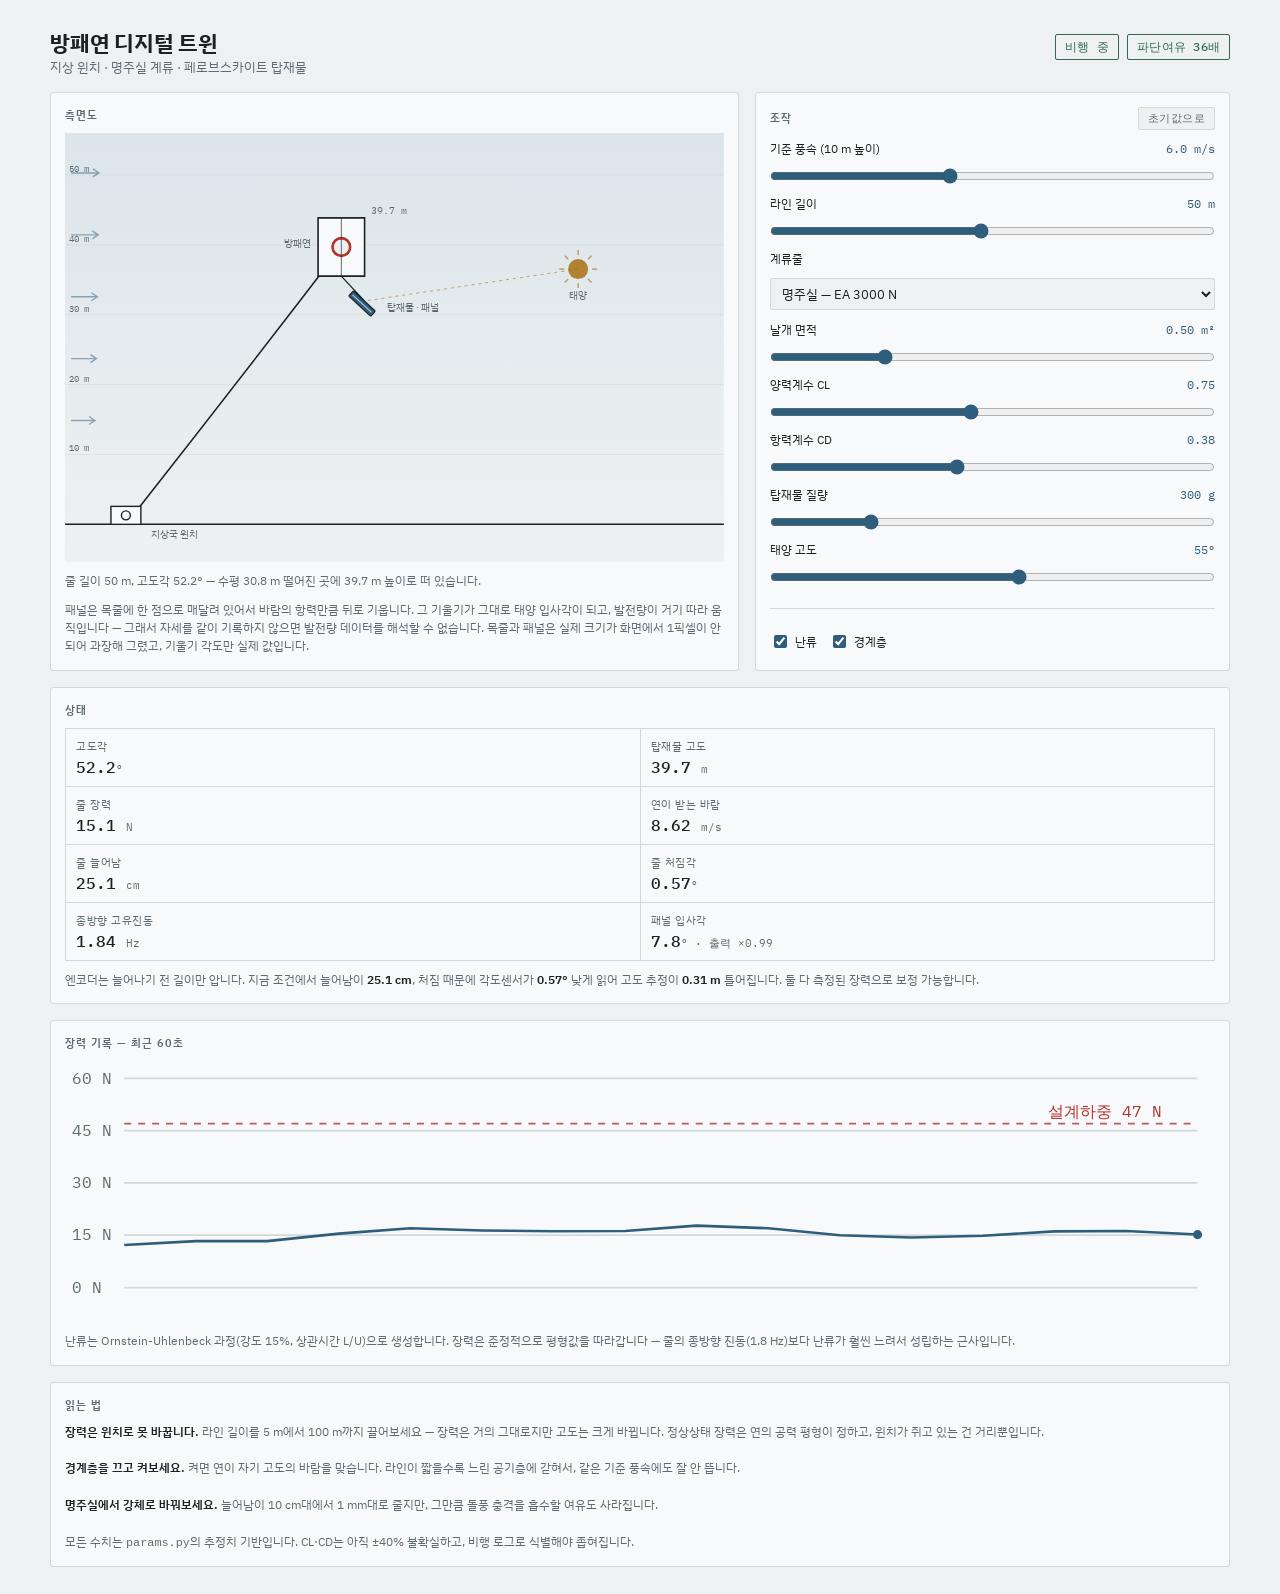
<file: twin-panel.html>
<!doctype html>
<html lang="ko">
<head>
<meta charset="utf-8">
<meta name="viewport" content="width=device-width,initial-scale=1">
<title>방패연 디지털 트윈</title>
<meta name="description" content="바람·라인 길이·연 치수를 바꿔 가며 계류된 방패연의 고도각, 장력, 줄 처짐과 탑재물 발전량을 즉시 보는 시뮬레이터">
<!-- 파비콘: 붉은 타일 + 흰 방패연 + 방구멍. 지상국 모니터(청색)와 한눈에 구분된다. -->
<link rel="icon" type="image/svg+xml" href="data:image/svg+xml,%3Csvg%20xmlns='http://www.w3.org/2000/svg'%20viewBox='0%200%2064%2064'%3E%3Crect%20width='64'%20height='64'%20rx='14'%20fill='%23b4322c'/%3E%3Cpath%20d='M9 8h46l-4 43H13z'%20fill='%23fff'/%3E%3Ccircle%20cx='32'%20cy='29'%20r='10'%20fill='%23b4322c'/%3E%3C/svg%3E">

<link rel="stylesheet" href="https://fonts.googleapis.com/css2?family=IBM+Plex+Mono:wght@400;500;600&family=IBM+Plex+Sans+KR:wght@400;500;600;700&display=swap">

<style>
  /* Layout: instrument panel. Scene left, controls right, tension trace along
     the bottom. Stacks to one column on a phone. */
  :root {
    --paper: #eef0f1;
    --panel: #f8f9fa;
    --ink: #1c2124;
    --ink-soft: #5d6a71;
    --rule: #d2d8db;
    --kite: #b4322c;          /* the red ring on a 방패연 */
    --data: #2f5d7c;
    --warn: #a8700f;
    --ok: #2e6b4f;
    --sky-top: #dce5ea;
    --sky-bottom: #eef1f2;
    --display: "IBM Plex Sans KR", "Malgun Gothic", system-ui, sans-serif;
    --mono: "IBM Plex Mono", ui-monospace, "Consolas", monospace;
  }

  @media (prefers-color-scheme: dark) {
    :root:not([data-theme="light"]) {
      --paper: #15191c;
      --panel: #1d2226;
      --ink: #e6eaec;
      --ink-soft: #94a3ab;
      --rule: #333c42;
      --kite: #e2685f;
      --data: #7fb4d6;
      --warn: #d9a441;
      --ok: #5fb98c;
      --sky-top: #1a2228;
      --sky-bottom: #141a1e;
      color-scheme: dark;
    }
  }

  :root[data-theme="dark"] {
    --paper: #15191c;
    --panel: #1d2226;
    --ink: #e6eaec;
    --ink-soft: #94a3ab;
    --rule: #333c42;
    --kite: #e2685f;
    --data: #7fb4d6;
    --warn: #d9a441;
    --ok: #5fb98c;
    --sky-top: #1a2228;
    --sky-bottom: #141a1e;
    color-scheme: dark;
  }

  body {
    background: var(--paper);
    color: var(--ink);
    font-family: var(--display);
    padding-block: 20px;
    padding-left: 16px;
    padding-right: 16px;
  }

  .wrap { max-width: 1180px; margin: 0 auto; display: grid; gap: 16px; }

  header { display: flex; flex-wrap: wrap; align-items: baseline; gap: 10px 16px; }
  h1 { font-size: 1.35rem; font-weight: 700; margin: 0; letter-spacing: -0.01em; }
  .sub { color: var(--ink-soft); font-size: 0.82rem; margin: 0; }

  .chips { display: flex; gap: 8px; margin-left: auto; flex-wrap: wrap; }
  .chip {
    font-family: var(--mono); font-size: 0.72rem; font-weight: 500;
    padding: 4px 9px; border-radius: 2px; border: 1px solid currentColor;
    letter-spacing: 0.02em;
  }
  .chip.ok { color: var(--ok); }
  .chip.warn { color: var(--warn); }
  .chip.bad { color: var(--kite); }

  .main { display: grid; grid-template-columns: minmax(0, 1.45fr) minmax(260px, 1fr); gap: 16px; }
  @media (max-width: 860px) { .main { grid-template-columns: 1fr; } }

  .card {
    background: var(--panel); border: 1px solid var(--rule);
    border-radius: 3px; padding: 14px; min-width: 0;
  }
  .card h2 {
    font-size: 0.7rem; font-weight: 600; text-transform: uppercase;
    letter-spacing: 0.09em; color: var(--ink-soft); margin: 0 0 10px;
  }
  .card-head { display: flex; align-items: baseline; gap: 10px; margin-bottom: 10px; }
  .card-head h2 { margin: 0; }

  button {
    margin-left: auto; font-family: var(--mono); font-size: 0.7rem;
    letter-spacing: 0.04em; padding: 3px 9px; cursor: pointer;
    color: var(--ink-soft); background: var(--paper);
    border: 1px solid var(--rule); border-radius: 2px;
  }
  button:hover { color: var(--ink); border-color: var(--ink-soft); }
  button:active { background: var(--rule); }

  svg { display: block; width: 100%; height: auto; max-width: 100%; }

  .readouts { display: grid; grid-template-columns: repeat(2, minmax(0, 1fr)); gap: 1px; background: var(--rule); border: 1px solid var(--rule); }
  .ro { background: var(--panel); padding: 9px 10px; min-width: 0; }
  .ro .k { font-size: 0.66rem; color: var(--ink-soft); letter-spacing: 0.05em; text-transform: uppercase; }
  .ro .v { font-family: var(--mono); font-size: 1.02rem; font-weight: 500; font-variant-numeric: tabular-nums; margin-top: 2px; }
  .ro .v small { font-size: 0.7rem; color: var(--ink-soft); font-weight: 400; }
  .ro.alert .v { color: var(--kite); }

  .ctl { display: grid; gap: 11px; }
  .row { display: grid; grid-template-columns: 1fr auto; align-items: baseline; gap: 6px; }
  .row label { font-size: 0.78rem; }
  .row output { font-family: var(--mono); font-size: 0.78rem; font-variant-numeric: tabular-nums; color: var(--data); }
  input[type=range] { width: 100%; accent-color: var(--data); margin: 0; }
  select {
    width: 100%; font-family: var(--display); font-size: 0.8rem; padding: 5px 7px;
    background: var(--paper); color: var(--ink); border: 1px solid var(--rule); border-radius: 2px;
  }
  .toggles { display: flex; flex-wrap: wrap; gap: 12px; }
  .toggles label { font-size: 0.78rem; display: flex; align-items: center; gap: 5px; }
  input[type=checkbox] { accent-color: var(--data); }

  .note { font-size: 0.74rem; color: var(--ink-soft); line-height: 1.55; margin: 10px 0 0; }
  .note b { color: var(--ink); font-weight: 600; }

  hr { border: 0; border-top: 1px solid var(--rule); margin: 12px 0; }

  :is(input, select, button):focus-visible { outline: 2px solid var(--data); outline-offset: 2px; }

  @media (prefers-reduced-motion: reduce) { * { transition: none !important; } }
</style>
</head>
<body>

<div class="wrap">
  <header>
    <div>
      <h1>방패연 디지털 트윈</h1>
      <p class="sub">지상 윈치 · 명주실 계류 · 페로브스카이트 탑재물</p>
    </div>
    <div class="chips">
      <span class="chip" id="chipFly">—</span>
      <span class="chip" id="chipLoad">—</span>
    </div>
  </header>

  <div class="main">
    <div class="card">
      <h2>측면도</h2>
      <svg id="scene" viewBox="0 0 660 430" role="img" aria-label="연, 계류줄, 탑재물의 측면 모식도">
        <defs>
          <linearGradient id="sky" x1="0" y1="0" x2="0" y2="1">
            <stop offset="0%" stop-color="var(--sky-top)"/>
            <stop offset="100%" stop-color="var(--sky-bottom)"/>
          </linearGradient>
        </defs>
        <rect x="0" y="0" width="660" height="430" fill="url(#sky)"/>
        <g id="grid" stroke="var(--rule)" stroke-width="1" opacity="0.55"></g>
        <g id="gridLabels" fill="var(--ink-soft)" font-size="9" font-family="IBM Plex Mono, monospace"></g>
        <g id="windArrows" stroke="var(--data)" stroke-width="1.4" opacity="0.5" fill="none"></g>
        <g id="sunGroup">
          <circle id="sunDisc" r="10" fill="var(--warn)" opacity="0.85"/>
          <g id="sunRays" stroke="var(--warn)" stroke-width="1.3" opacity="0.7"></g>
        </g>
        <line id="sunRay" stroke="var(--warn)" stroke-width="1" stroke-dasharray="3 4" opacity="0.6"/>
        <line x1="0" y1="392" x2="660" y2="392" stroke="var(--ink)" stroke-width="1.5"/>
        <path id="tetherPath" fill="none" stroke="var(--ink)" stroke-width="1.6"/>
        <rect id="winch" x="46" y="374" width="30" height="18" fill="var(--panel)" stroke="var(--ink)" stroke-width="1.4"/>
        <circle id="winchHub" cx="61" cy="383" r="4.5" fill="none" stroke="var(--ink)" stroke-width="1.4"/>
        <g id="kite">
          <polygon id="kiteBody" fill="var(--panel)" stroke="var(--ink)" stroke-width="1.6"/>
          <circle id="kiteVent" fill="var(--paper)" stroke="var(--kite)" stroke-width="2.6"/>
          <line id="kiteSpine" stroke="var(--ink)" stroke-width="1" opacity="0.65"/>
        </g>
        <line id="drop" stroke="var(--ink)" stroke-width="1.2"/>
        <g id="panelGroup">
          <rect id="panel" fill="var(--data)" stroke="var(--ink)" stroke-width="1.2" rx="1"/>
          <line id="panelRib" stroke="var(--panel)" stroke-width="1" opacity="0.7"/>
        </g>
        <text id="altTag" fill="var(--ink-soft)" font-size="10" font-family="IBM Plex Mono, monospace"></text>
        <g id="tags" fill="var(--ink-soft)" font-size="10" font-family="IBM Plex Sans KR, sans-serif"></g>
      </svg>
      <p class="note" id="sceneNote"></p>
      <p class="note">패널은 목줄에 한 점으로 매달려 있어서 바람의 항력만큼 뒤로 기웁니다. 그 기울기가 그대로 태양 입사각이 되고, 발전량이 거기 따라 움직입니다 — 그래서 자세를 같이 기록하지 않으면 발전량 데이터를 해석할 수 없습니다. 목줄과 패널은 실제 크기가 화면에서 1픽셀이 안 되어 과장해 그렸고, 기울기 각도만 실제 값입니다.</p>
    </div>

    <div class="card">
      <div class="card-head">
        <h2>조작</h2>
        <button type="button" id="reset">초기값으로</button>
      </div>
      <div class="ctl">
        <div class="row"><label for="wind">기준 풍속 (10 m 높이)</label><output id="windOut"></output></div>
        <input type="range" id="wind" min="2" max="12" step="0.1" value="6">

        <div class="row"><label for="length">라인 길이</label><output id="lengthOut"></output></div>
        <input type="range" id="length" min="5" max="100" step="1" value="50">

        <div class="row"><label for="tether">계류줄</label></div>
        <select id="tether">
          <option value="silk" selected>명주실 — EA 3000 N</option>
          <option value="dyneema">다이니마 — EA 15000 N</option>
          <option value="rigid">강체 근사 — EA 150000 N</option>
        </select>

        <div class="row"><label for="area">날개 면적</label><output id="areaOut"></output></div>
        <input type="range" id="area" min="0.2" max="1.4" step="0.01" value="0.5">

        <div class="row"><label for="cl">양력계수 CL</label><output id="clOut"></output></div>
        <input type="range" id="cl" min="0.3" max="1.3" step="0.01" value="0.75">

        <div class="row"><label for="cd">항력계수 CD</label><output id="cdOut"></output></div>
        <input type="range" id="cd" min="0.15" max="0.7" step="0.01" value="0.38">

        <div class="row"><label for="payload">탑재물 질량</label><output id="payloadOut"></output></div>
        <input type="range" id="payload" min="0.05" max="1.2" step="0.01" value="0.30">

        <div class="row"><label for="sun">태양 고도</label><output id="sunOut"></output></div>
        <input type="range" id="sun" min="10" max="90" step="1" value="55">

        <hr>
        <div class="toggles">
          <label><input type="checkbox" id="turb" checked> 난류</label>
          <label><input type="checkbox" id="shear" checked> 경계층</label>
        </div>
      </div>
    </div>
  </div>

  <div class="card">
    <h2>상태</h2>
    <div class="readouts">
      <div class="ro"><div class="k">고도각</div><div class="v" id="roElev">—</div></div>
      <div class="ro"><div class="k">탑재물 고도</div><div class="v" id="roAlt">—</div></div>
      <div class="ro"><div class="k">줄 장력</div><div class="v" id="roTension">—</div></div>
      <div class="ro"><div class="k">연이 받는 바람</div><div class="v" id="roWind">—</div></div>
      <div class="ro"><div class="k">줄 늘어남</div><div class="v" id="roStretch">—</div></div>
      <div class="ro"><div class="k">줄 처짐각</div><div class="v" id="roSag">—</div></div>
      <div class="ro"><div class="k">종방향 고유진동</div><div class="v" id="roFreq">—</div></div>
      <div class="ro"><div class="k">패널 입사각</div><div class="v" id="roInc">—</div></div>
    </div>
    <p class="note" id="estNote"></p>
  </div>

  <div class="card">
    <h2>장력 기록 — 최근 60초</h2>
    <svg id="trace" viewBox="0 0 660 150" role="img" aria-label="시간에 따른 줄 장력 그래프">
      <g id="traceGrid" stroke="var(--rule)" stroke-width="1"></g>
      <g id="traceLabels" fill="var(--ink-soft)" font-size="9" font-family="IBM Plex Mono, monospace"></g>
      <line id="designLine" stroke="var(--kite)" stroke-width="1" stroke-dasharray="4 4" opacity="0.8"/>
      <text id="designLabel" fill="var(--kite)" font-size="9" font-family="IBM Plex Mono, monospace">설계하중 47 N</text>
      <path id="tracePath" fill="none" stroke="var(--data)" stroke-width="1.5"/>
      <circle id="traceHead" r="2.6" fill="var(--data)"/>
    </svg>
    <p class="note">난류는 Ornstein-Uhlenbeck 과정(강도 15%, 상관시간 L/U)으로 생성합니다. 장력은 준정적으로 평형값을 따라갑니다 — 줄의 종방향 진동(1.8 Hz)보다 난류가 훨씬 느려서 성립하는 근사입니다.</p>
  </div>

  <div class="card">
    <h2>읽는 법</h2>
    <p class="note">
      <b>장력은 윈치로 못 바꿉니다.</b> 라인 길이를 5 m에서 100 m까지 끌어보세요 — 장력은 거의 그대로지만 고도는 크게 바뀝니다. 정상상태 장력은 연의 공력 평형이 정하고, 윈치가 쥐고 있는 건 거리뿐입니다.<br><br>
      <b>경계층을 끄고 켜보세요.</b> 켜면 연이 자기 고도의 바람을 맞습니다. 라인이 짧을수록 느린 공기층에 갇혀서, 같은 기준 풍속에도 잘 안 뜹니다.<br><br>
      <b>명주실에서 강체로 바꿔보세요.</b> 늘어남이 10 cm대에서 1 mm대로 줄지만, 그만큼 돌풍 충격을 흡수할 여유도 사라집니다.<br><br>
      모든 수치는 <code>params.py</code>의 추정치 기반입니다. CL·CD는 아직 ±40% 불확실하고, 비행 로그로 식별해야 좁혀집니다.
    </p>
  </div>
</div>

<script>
(function () {
  "use strict";

  var RHO = 1.225, G = 9.81, CD_CYL = 1.1;
  var TETHERS = {
    silk:    { EA: 3000,   perM: 0.0010, dia: 0.0010, brk: 540, name: "명주실" },
    dyneema: { EA: 15000,  perM: 0.0006, dia: 0.0008, brk: 540, name: "다이니마" },
    rigid:   { EA: 150000, perM: 0.0010, dia: 0.0010, brk: 540, name: "강체 근사" }
  };
  var CANOPY = 0.15, SUSPENSION = 0.5, PANEL_AREA = 0.05, PANEL_CD = 1.2;
  var DESIGN_LOAD = 47;
  var REF_HEIGHT = 10, ALPHA = 0.20, Z_MIN = 0.5;

  var $ = function (id) { return document.getElementById(id); };

  function windAt(height, reference, useShear) {
    if (!useShear) return reference;
    return reference * Math.pow(Math.max(height, Z_MIN) / REF_HEIGHT, ALPHA);
  }

  // Force balance: T*rhat = aero + line load + gravity. The line load depends
  // on the direction we are solving for, so iterate; it converges in a few
  // passes because that term is small.
  function equilibrium(s, tether, speed, length) {
    var mass = CANOPY + s.payload;
    var q = 0.5 * RHO * speed * speed * s.area;
    var theta = Math.atan2(q * s.cl - mass * G, q * s.cd);
    var T = Math.hypot(q * s.cd, q * s.cl - mass * G);

    for (var i = 0; i < 24; i++) {
      var c = Math.cos(theta), sn = Math.sin(theta);
      var normal = speed * Math.abs(sn);
      var drag = 0.25 * RHO * normal * normal * tether.dia * length * CD_CYL;
      var lx = drag * sn;
      var lz = -drag * c - 0.5 * tether.perM * length * G;
      var nx = q * s.cd + lx;
      var nz = q * s.cl - mass * G + lz;
      var nt = Math.hypot(nx, nz);
      if (nt < 1e-9) break;
      theta = Math.atan2(nz, nx);
      T = nt;
    }

    var radius = length * (1 + T / tether.EA);
    return {
      theta: theta, tension: T, radius: radius,
      altitude: radius * Math.sin(theta),
      stretch: radius - length,
      sag: T > 1e-9 ? 0.5 * tether.perM * length * G * Math.cos(theta) / T : 0,
      freq: Math.sqrt((tether.EA / length) / mass) / (2 * Math.PI),
      flying: theta > 0
    };
  }

  // Altitude and wind set each other inside the boundary layer, so settle both.
  function solve(s, tether, reference, length, useShear) {
    var speed = reference, eq = null;
    for (var i = 0; i < 40; i++) {
      eq = equilibrium(s, tether, speed, length);
      if (!eq.flying) return { eq: eq, speed: speed };
      var next = windAt(eq.altitude, reference, useShear);
      if (Math.abs(next - speed) < 1e-6) { speed = next; break; }
      speed = speed + 0.5 * (next - speed);
    }
    return { eq: eq, speed: speed };
  }

  function hangAngle(s, speed) {
    var drag = 0.5 * RHO * speed * speed * PANEL_AREA * PANEL_CD;
    return Math.atan2(drag, s.payload * G);
  }

  // The physics is cheap; rebuilding SVG markup is not. Run the model at a
  // fixed 20 Hz instead of once per frame, sample the trace at 5 Hz so the
  // 60-second window really holds 60 seconds, and rebuild the static scenery
  // only when the inputs it depends on change.
  var SIM_HZ = 20, SAMPLE_HZ = 5, TRACE_SECONDS = 60;
  var TRACE_POINTS = SAMPLE_HZ * TRACE_SECONDS;

  var state = {
    u: 0, tau: 10, history: [], last: performance.now(),
    acc: 0, sampleAcc: 0, gridKey: "", arrowKey: "", traceKey: ""
  };

  function readControls() {
    return {
      reference: +$("wind").value,
      length: +$("length").value,
      tetherKey: $("tether").value,
      area: +$("area").value,
      cl: +$("cl").value,
      cd: +$("cd").value,
      payload: +$("payload").value,
      sun: +$("sun").value,
      turb: $("turb").checked,
      shear: $("shear").checked
    };
  }

  function fmt(v, d) { return (Math.round(v * Math.pow(10, d)) / Math.pow(10, d)).toFixed(d); }

  function drawScene(s, tether, r, speed, hang) {
    var groundY = 392, anchorX = 61;
    // Scale so the whole line fits whichever way it points. Taking only the
    // horizontal span let a high elevation angle push the kite off the top.
    // Fixed to the line length rather than the current angle, so the view does
    // not rescale every time the kite moves.
    var scale = Math.min(560, groundY - 42) / Math.max(s.length, 1);

    var kx = anchorX + r.radius * Math.cos(r.theta) * scale;
    var ky = groundY - r.radius * Math.sin(r.theta) * scale;
    if (!r.flying) { kx = anchorX + r.radius * scale * 0.96; ky = groundY - 6; }

    // Height grid, one line per 10 m, only while they fit on screen. Rebuilt
    // only when the scale changes -- this is markup parsing, not arithmetic.
    var stepM = s.length > 60 ? 20 : 10;
    var gridKey = s.length + "/" + stepM;
    if (gridKey !== state.gridKey) {
      state.gridKey = gridKey;
      var grid = "", labels = "";
      for (var h = stepM; h * scale < groundY - 18; h += stepM) {
        var y = groundY - h * scale;
        grid += '<line x1="0" y1="' + y + '" x2="660" y2="' + y + '"/>';
        labels += '<text x="4" y="' + (y - 3) + '">' + h + ' m</text>';
      }
      $("grid").innerHTML = grid;
      $("gridLabels").innerHTML = labels;
    }

    // Arrows show the mean profile, so they follow the control and not the
    // gust; that keeps them still enough to read.
    var arrowKey = s.reference + "/" + s.length + "/" + (s.shear ? 1 : 0);
    if (arrowKey !== state.arrowKey) {
      state.arrowKey = arrowKey;
      var arrows = "";
      for (var a = 0; a < 5; a++) {
        var ay = 40 + a * 62;
        var h2 = (groundY - ay) / scale;
        var len = 10 + 26 * Math.min(windAt(h2, s.reference, s.shear) / 12, 1);
        arrows += '<path d="M6 ' + ay + ' h' + len + ' m-6 -4 l6 4 l-6 4"/>';
      }
      $("windArrows").innerHTML = arrows;
    }

    // Tether drawn as a parabola whose mid-span sag matches the sag angle.
    var mx = (anchorX + kx) / 2, my = (groundY + ky) / 2;
    var sagPx = r.sag * r.radius * scale / 4;
    $("tetherPath").setAttribute("d", "M" + anchorX + " " + groundY + " Q" + mx + " " + (my + 2 * sagPx) + " " + kx + " " + ky);

    var kw = Math.max(26, Math.min(60, Math.sqrt(s.area) * 66));
    var kh = kw * 1.25;
    var pts = [
      [kx - kw / 2, ky - kh / 2], [kx + kw / 2, ky - kh / 2],
      [kx + kw / 2, ky + kh / 2], [kx - kw / 2, ky + kh / 2]
    ].map(function (p) { return p[0].toFixed(1) + "," + p[1].toFixed(1); }).join(" ");
    $("kiteBody").setAttribute("points", pts);
    $("kiteVent").setAttribute("cx", kx);
    $("kiteVent").setAttribute("cy", ky);
    $("kiteVent").setAttribute("r", kw * 0.19);
    $("kiteSpine").setAttribute("x1", kx); $("kiteSpine").setAttribute("y1", ky - kh / 2);
    $("kiteSpine").setAttribute("x2", kx); $("kiteSpine").setAttribute("y2", ky + kh / 2);

    // Suspension drawn at a fixed length so the hang angle stays readable; the
    // real drop is 0.5 m, far below one pixel at this scale.
    var dropPx = 34, panelW = 30, panelH = 7;
    var px = kx + dropPx * Math.sin(hang), py = ky + kh / 2 + dropPx * Math.cos(hang);
    var spin = "rotate(" + (hang * 180 / Math.PI).toFixed(1) + " " + px + " " + py + ")";
    $("drop").setAttribute("x1", kx); $("drop").setAttribute("y1", ky + kh / 2);
    $("drop").setAttribute("x2", px); $("drop").setAttribute("y2", py);
    $("panel").setAttribute("x", px - panelW / 2); $("panel").setAttribute("y", py);
    $("panel").setAttribute("width", panelW); $("panel").setAttribute("height", panelH);
    $("panelRib").setAttribute("x1", px - panelW / 2 + 2); $("panelRib").setAttribute("y1", py + panelH / 2);
    $("panelRib").setAttribute("x2", px + panelW / 2 - 2); $("panelRib").setAttribute("y2", py + panelH / 2);
    $("panelGroup").setAttribute("transform", spin);
    $("panel").removeAttribute("transform");

    var sunAng = s.sun * Math.PI / 180;
    var sx = 600 - 150 * Math.cos(sunAng), sy = groundY - 300 * Math.sin(sunAng) - 10;
    $("sunGroup").setAttribute("transform", "translate(" + sx.toFixed(1) + " " + sy.toFixed(1) + ")");
    if (!$("sunRays").firstChild) {
      var rays = "";
      for (var q = 0; q < 8; q++) {
        var ang = q * Math.PI / 4;
        rays += '<line x1="' + (14 * Math.cos(ang)).toFixed(1) + '" y1="' + (14 * Math.sin(ang)).toFixed(1) +
                '" x2="' + (19 * Math.cos(ang)).toFixed(1) + '" y2="' + (19 * Math.sin(ang)).toFixed(1) + '"/>';
      }
      $("sunRays").innerHTML = rays;
    }
    $("sunRay").setAttribute("x1", sx); $("sunRay").setAttribute("y1", sy);
    $("sunRay").setAttribute("x2", px); $("sunRay").setAttribute("y2", py);

    $("altTag").setAttribute("x", Math.min(kx + kw / 2 + 6, 596));
    $("altTag").setAttribute("y", ky - kh / 2 - 4);
    $("altTag").textContent = r.flying ? fmt(r.altitude, 1) + " m" : "";

    // Label the parts. A schematic nobody can read is just decoration.
    var tags = [
      [86, groundY + 14, "지상국 윈치", "start"],
      [kx - kw / 2 - 7, ky, "방패연", "end"],
      [px + panelW / 2 + 8, py + 10, "탑재물 · 패널", "start"],
      [sx, sy + 30, "태양", "middle"]
    ];
    $("tags").innerHTML = tags.map(function (t) {
      return '<text x="' + t[0].toFixed(1) + '" y="' + t[1].toFixed(1) +
             '" text-anchor="' + t[3] + '">' + t[2] + '</text>';
    }).join("");

    $("sceneNote").textContent = r.flying
      ? "줄 길이 " + s.length + " m, 고도각 " + fmt(r.theta * 180 / Math.PI, 1) + "° — 수평 " + fmt(r.radius * Math.cos(r.theta), 1) + " m 떨어진 곳에 " + fmt(r.altitude, 1) + " m 높이로 떠 있습니다."
      : "양력이 무게를 못 이깁니다. 바람을 올리거나 면적을 키우거나 탑재물을 줄이세요.";
  }

  function drawTrace() {
    var pts = state.history;
    var W = 660, H = 150, left = 34, right = 10, top = 10, bottom = 20;
    var peak = DESIGN_LOAD * 1.15;
    for (var i = 0; i < pts.length; i++) peak = Math.max(peak, pts[i] * 1.1);
    // Quantised so the axis holds still and its markup is rebuilt rarely.
    var maxT = Math.ceil(peak / 10) * 10;

    if (maxT !== state.traceKey) {
      state.traceKey = maxT;
      var grid = "", labels = "";
      for (var k = 0; k <= 4; k++) {
        var val = maxT * k / 4;
        var y = H - bottom - (H - top - bottom) * (k / 4);
        grid += '<line x1="' + left + '" y1="' + y + '" x2="' + (W - right) + '" y2="' + y + '"/>';
        labels += '<text x="4" y="' + (y + 3) + '">' + fmt(val, 0) + ' N</text>';
      }
      $("traceGrid").innerHTML = grid;
      $("traceLabels").innerHTML = labels;

      var dy = H - bottom - (H - top - bottom) * (DESIGN_LOAD / maxT);
      $("designLine").setAttribute("x1", left); $("designLine").setAttribute("y1", dy);
      $("designLine").setAttribute("x2", W - right); $("designLine").setAttribute("y2", dy);
      $("designLabel").setAttribute("x", W - right - 86);
      $("designLabel").setAttribute("y", dy - 4);
    }

    var d = "", n = pts.length, span = W - left - right;
    for (var j = 0; j < n; j++) {
      var x = left + span * (j / Math.max(n - 1, 1));
      var y2 = H - bottom - (H - top - bottom) * Math.min(pts[j] / maxT, 1);
      d += (j ? "L" : "M") + x.toFixed(1) + " " + y2.toFixed(1);
    }
    $("tracePath").setAttribute("d", d);
    if (n) {
      $("traceHead").setAttribute("cx", left + span);
      $("traceHead").setAttribute("cy", H - bottom - (H - top - bottom) * Math.min(pts[n - 1] / maxT, 1));
      $("traceHead").setAttribute("opacity", "1");
    } else {
      $("traceHead").setAttribute("opacity", "0");
    }
  }

  function render(dt) {
    var s = readControls();
    var tether = TETHERS[s.tetherKey];

    $("windOut").textContent = fmt(s.reference, 1) + " m/s";
    $("lengthOut").textContent = s.length + " m";
    $("areaOut").textContent = fmt(s.area, 2) + " m²";
    $("clOut").textContent = fmt(s.cl, 2);
    $("cdOut").textContent = fmt(s.cd, 2);
    $("payloadOut").textContent = fmt(s.payload * 1000, 0) + " g";
    $("sunOut").textContent = s.sun + "°";

    // Ornstein-Uhlenbeck gust: right variance, right timescale.
    if (s.turb && dt > 0) {
      state.tau = 60 / Math.max(s.reference, 1);
      var decay = Math.exp(-dt / state.tau);
      var sigma = 0.15 * Math.sqrt(1 - decay * decay);
      state.u = state.u * decay + sigma * gaussian();
    } else if (!s.turb) {
      state.u = 0;
    }
    var reference = s.reference * (1 + state.u);

    var out = solve(s, tether, reference, s.length, s.shear);
    var r = out.eq, speed = out.speed;
    var hang = hangAngle(s, speed);

    drawScene(s, tether, r, speed, hang);

    $("roElev").innerHTML = r.flying ? fmt(r.theta * 180 / Math.PI, 1) + "<small>°</small>" : "—";
    $("roAlt").innerHTML = r.flying ? fmt(r.altitude, 1) + " <small>m</small>" : "—";
    $("roTension").innerHTML = r.flying ? fmt(r.tension, 1) + " <small>N</small>" : "—";
    $("roWind").innerHTML = fmt(speed, 2) + " <small>m/s</small>";
    $("roStretch").innerHTML = r.flying ? fmt(r.stretch * 100, 1) + " <small>cm</small>" : "—";
    $("roSag").innerHTML = r.flying ? fmt(r.sag * 180 / Math.PI, 2) + "<small>°</small>" : "—";
    $("roFreq").innerHTML = fmt(r.freq, 2) + " <small>Hz</small>";

    var panelTilt = hang;
    var sunFromVertical = (90 - s.sun) * Math.PI / 180;
    var incidence = Math.abs(panelTilt - sunFromVertical);
    var factor = Math.max(Math.cos(incidence), 0);
    $("roInc").innerHTML = fmt(incidence * 180 / Math.PI, 1) + "<small>° · 출력 ×" + fmt(factor, 2) + "</small>";

    $("roTension").parentElement.classList.toggle("alert", r.tension > DESIGN_LOAD);

    var chipFly = $("chipFly"), chipLoad = $("chipLoad");
    chipFly.textContent = r.flying ? "비행 중" : "이륙 불가";
    chipFly.className = "chip " + (r.flying ? "ok" : "bad");
    var margin = tether.brk / Math.max(r.tension, 0.01);
    chipLoad.textContent = "파단여유 " + fmt(margin, 0) + "배";
    chipLoad.className = "chip " + (margin < 5 ? "bad" : margin < 10 ? "warn" : "ok");

    var sagErr = r.radius * Math.cos(r.theta) * r.sag;
    $("estNote").innerHTML = r.flying
      ? "엔코더는 늘어나기 전 길이만 압니다. 지금 조건에서 늘어남이 <b>" + fmt(r.stretch * 100, 1) + " cm</b>, 처짐 때문에 각도센서가 <b>" + fmt(r.sag * 180 / Math.PI, 2) + "°</b> 낮게 읽어 고도 추정이 <b>" + fmt(sagErr, 2) + " m</b> 틀어집니다. 둘 다 측정된 장력으로 보정 가능합니다."
      : "평형해가 지평선 아래입니다. 이 조합에서는 연이 뜨지 않습니다.";

    state.sampleAcc += dt;
    if (r.flying && state.sampleAcc >= 1 / SAMPLE_HZ) {
      state.sampleAcc = 0;
      state.history.push(r.tension);
      if (state.history.length > TRACE_POINTS) state.history.shift();
    }
    drawTrace();
  }

  var spare = null;
  function gaussian() {
    if (spare !== null) { var v = spare; spare = null; return v; }
    var u1 = Math.random() || 1e-9, u2 = Math.random();
    var mag = Math.sqrt(-2 * Math.log(u1));
    spare = mag * Math.sin(2 * Math.PI * u2);
    return mag * Math.cos(2 * Math.PI * u2);
  }

  document.querySelectorAll(".ctl input, .ctl select").forEach(function (el) {
    el.addEventListener("input", function () { render(0); });
  });

  // Defaults come from the markup itself, so there is only one place to change
  // a starting value and no second list to drift out of step with it.
  $("reset").addEventListener("click", function () {
    document.querySelectorAll(".ctl input, .ctl select").forEach(function (el) {
      if (el.type === "checkbox") {
        el.checked = el.defaultChecked;
      } else if (el.tagName === "SELECT") {
        for (var i = 0; i < el.options.length; i++) {
          el.options[i].selected = el.options[i].defaultSelected;
        }
      } else {
        el.value = el.defaultValue;
      }
    });
    state.u = 0;
    state.history.length = 0;
    state.sampleAcc = 0;
    state.gridKey = state.arrowKey = "";
    state.traceKey = 0;
    render(0);
  });

  function tick(now) {
    // Scheduled before the work, so a throw in one frame cannot silently stop
    // the loop the way it did when a duplicate id made every frame fail.
    requestAnimationFrame(tick);
    var dt = Math.min((now - state.last) / 1000, 0.25);
    state.last = now;
    state.acc += dt;
    var step = 1 / SIM_HZ;
    if (state.acc >= step) {
      var elapsed = state.acc;
      state.acc = 0;
      render(elapsed);
    }
  }

  render(0);
  requestAnimationFrame(tick);
})();
</script>
</body>
</html>
</file>
